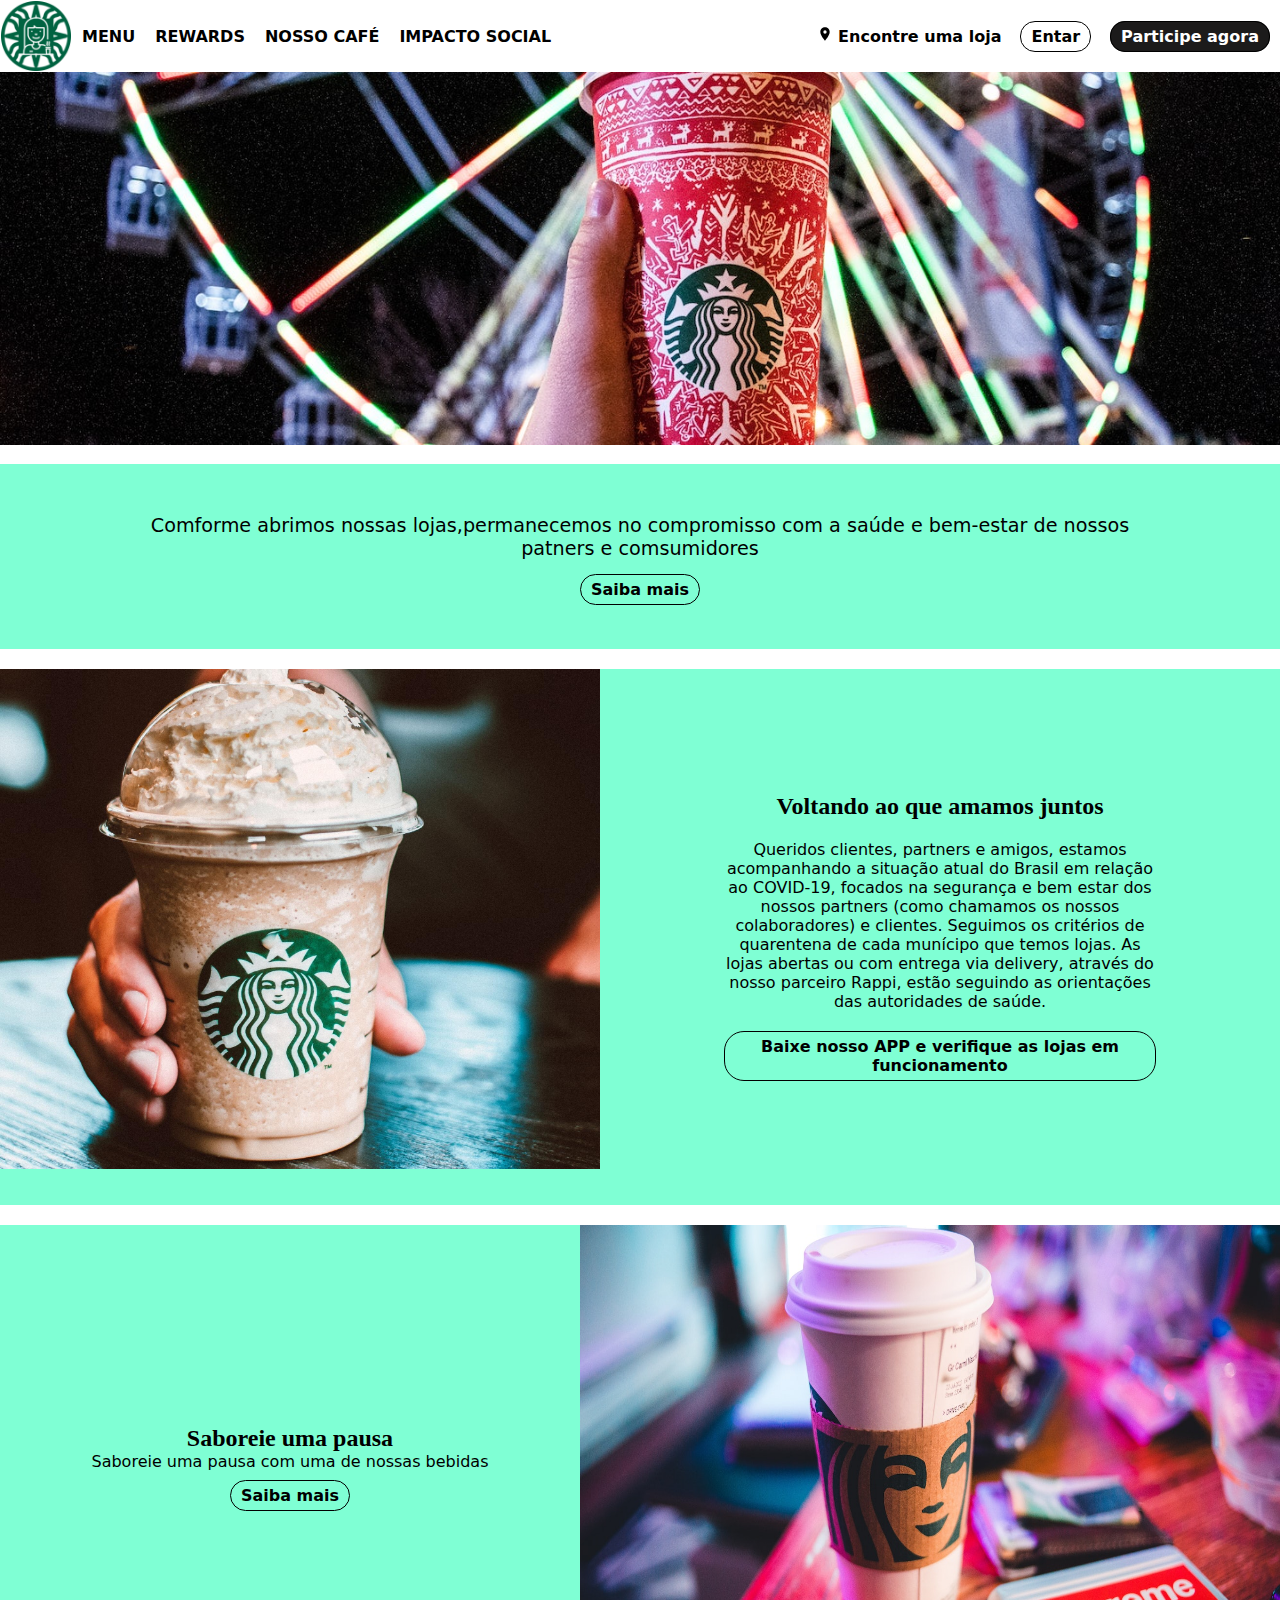
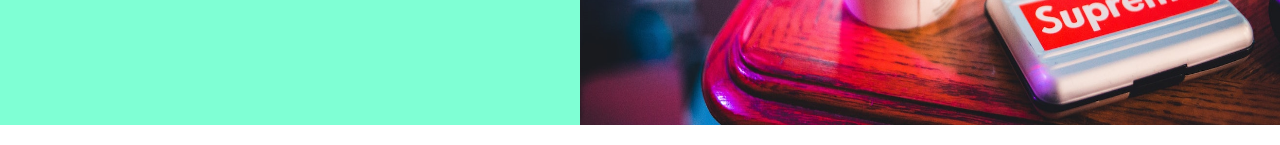
<file: index.html>
<!DOCTYPE html>
<html lang="en">

<head>
    <meta charset="UTF-8">
    <meta http-equiv="X-UA-Compatible" content="IE=edge">
    <meta name="viewport" content="width=device-width, initial-scale=1.0">
    <link rel="preconnect" href="https://fonts.googleapis.com">
    <link rel="preconnect" href="https://fonts.gstatic.com" crossorigin>
    <link href="https://fonts.googleapis.com/css2?family=Rampart+One&family=Roboto:ital,wght@1,500&display=swap"
        rel="stylesheet">
    <link rel="stylesheet" href="Stylec.Css">
    <link rel="stylesheet" href="index.html">
    <title>Document</title>
</head>

<body>
    <header>
        <div class="logo-menu">

            <img src="img/logo.png" alt="">
            <nav>
                <ul class="menu">
                    <li><a href="" class="ter"> MENU</a></li>
                    <li><a href="" class="ter"> REWARDS</a></li>
                    <li><a href="" class="ter"> NOSSO CAFÉ</a></li>
                    <li><a href="" class="ter"> IMPACTO SOCIAL</a></li>
                </ul>
            </nav>
        </div>
        <div class="botoes-menu">
            <a href="" class="botao-loja"><img src="img/baseline-location-on.svg" alt=""> Encontre uma loja</a>
            <a href="loginstar.html" class="botao-branco">Entar</a>
            <a href="" class="botao-preto">Participe agora</a>
        </div>
    </header>

    <main>
        <img src="img/capasite.jpg" alt="" class="img1">
        <div class="texto1">
            <p class="baixo">Comforme abrimos nossas lojas,permanecemos no compromisso com a saúde e bem-estar de
                nossos<br>patners e comsumidores</p>
            <a href="" class="saiba">Saiba mais</a>
        </div>

        <div class="img-texto">
            <img src="img/site1.jpg" alt="" class="img2">

            <div class="texto2">
                <h2 class="pera">Voltando ao que amamos juntos</h2>
                <p class="pera">Queridos clientes, partners e amigos, estamos acompanhando a situação atual do Brasil em
                    relação ao
                    COVID-19, focados na segurança e bem estar dos nossos partners (como chamamos os nossos
                    colaboradores) e
                    clientes. Seguimos os critérios de quarentena de cada munícipo que temos lojas. As lojas abertas ou
                    com
                    entrega via delivery, através do nosso parceiro Rappi, estão seguindo as orientações das autoridades
                    de
                    saúde.</p>

                <a href="" class="saiba"> Baixe nosso APP e verifique as lojas em funcionamento</a>
            </div>
        </div>

        <div class="img-texto2">

            <img src="img/site2.jpg" alt="" class="site2">

            <div class="testo">
                <h2>Saboreie uma pausa</h2>

                <p class="buton">Saboreie uma pausa com uma de nossas bebidas</p>

                <a href="" class="saiba">Saiba mais</a>
            </div>
        </div>

    </main>


</html>
</file>
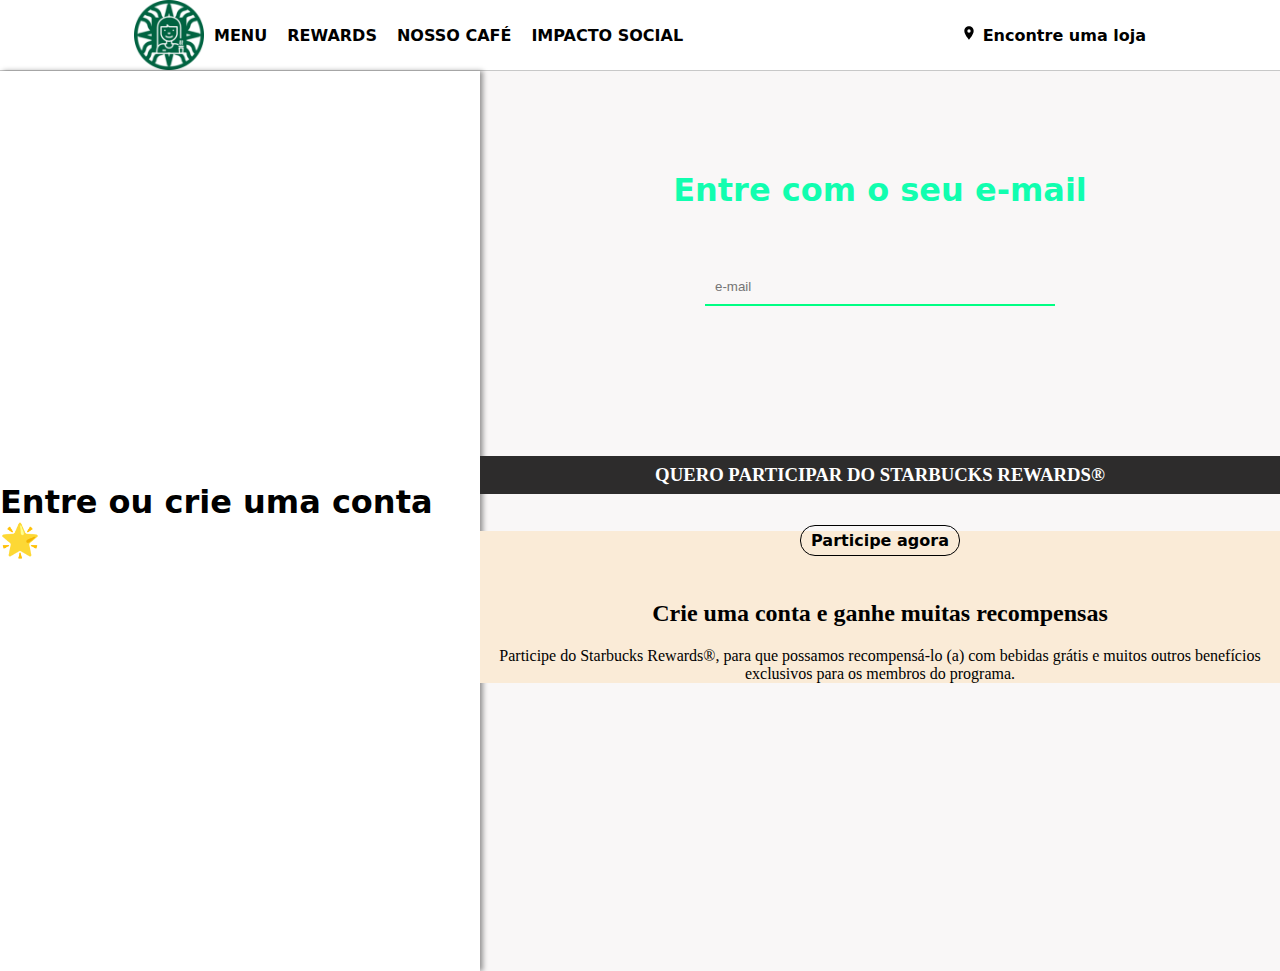
<file: loginstar.html>
<!DOCTYPE html>
<html lang="en">

<head>
    <meta charset="UTF-8">
    <meta http-equiv="X-UA-Compatible" content="IE=edge">
    <meta name="viewport" content="width=device-width, initial-scale=1.0">
    <link rel="stylesheet" href="index.html">
    <link rel="stylesheet" href="loginc.css">
    <title>Document</title>
</head>

<body>
    <header>
        <div class="logo-menu">

            <img src="img/logo.png" alt="">
            <nav>
                <ul class="menu">
                    <li><a href="index.html" class="ter"> MENU</a></li>
                    <li><a href="" class="ter"> REWARDS</a></li>
                    <li><a href="" class="ter"> NOSSO CAFÉ</a></li>
                    <li><a href="" class="ter"> IMPACTO SOCIAL</a></li>
                </ul>
            </nav>
        </div>
        <div class="botoes-menu">
            <a href="" class="botao-loja"><img src="img/baseline-location-on.svg" alt=""> Encontre uma loja</a>

        </div>
    </header>

    <main>

        <div class="login-crie">
            <h1>Entre ou crie uma conta 🌟</h1>
        </div>
        <div class="h111">
            <h1 class="h11">Entre com o seu e-mail</h1>

            <input type="text" placeholder="e-mail" class="log">

            <div class="branco">
                <h3 class="preto">QUERO PARTICIPAR DO STARBUCKS REWARDS®</h3>
            </div>

            <div class="agora">

                <a class="botao-branco merg">Participe agora</a>

                <h2 class="merg">Crie uma conta e ganhe muitas recompensas</h2>

                <p>Participe do Starbucks Rewards®, para que possamos recompensá-lo (a) com bebidas grátis e muitos
                    outros benefícios exclusivos para os membros do programa.</p>

            </div>
        </div>

        <div class="preto"></div>
    </main>
</body>

</html>
</file>
<file: Stylec.Css>
* {
    margin: 0;
    padding: 0;
    box-sizing: border-box;
}

.logo-menu {
    display: flex;
}



.logo-menu>img {
    height: 70px;
    margin: 1px;
}

.menu {
    display: flex;
    align-items: center;
    height: 100%;
}

.menu:hover {
    display: flex;
    align-items: center;
    height: 100%;
    color: aquamarine;
    transition: 500ms;
}

li {
    list-style-type: none;
    padding: 10px;
}

a {
    text-decoration: none;
    color: black;
    font-family: system-ui, -apple-system, BlinkMacSystemFont, 'Segoe UI', Roboto, Oxygen, Ubuntu, Cantarell, 'Open Sans', 'Helvetica Neue', sans-serif;
    font-weight: 600;
}

.ter:hover {
    text-decoration: none;
    color: black;
    font-family: system-ui, -apple-system, BlinkMacSystemFont, 'Segoe UI', Roboto, Oxygen, Ubuntu, Cantarell, 'Open Sans', 'Helvetica Neue', sans-serif;
    font-weight: 600;
    color: aquamarine;
    transition: 500ms;
}


header {
    display: flex;
    justify-content: space-between;
    align-items: center;
    box-shadow: 0 0 10px rgba(0, 0, 0, 0.452);
}

.botao-branco {
    border: 1px solid black;
    border-radius: 15px;
    padding: 5px 10px;
    margin-left: 15px;
    margin-right: 15px;
}

.botao-branco:hover {
    border: 1px solid black;
    border-radius: 15px;
    padding: 5px 10px;
    margin-left: 15px;
    margin-right: 15px;
    background-color: rgba(222, 221, 221, 0.678);
    transition: 500ms;
    box-shadow: 2 2 2px rgb(100, 97, 97);
    transform: scale(0.9);
    transition: 500ms;
}

.botao-preto {
    border: 1px solid rgb(0, 0, 0);
    border-radius: 15px;
    padding: 5px 10px;
    background-color: rgb(28, 27, 27);
    color: rgb(255, 255, 255);
    margin-right: 10px;
}

.botao-preto:hover {
    border: 1px solid rgb(0, 0, 0);
    border-radius: 15px;
    padding: 5px 10px;
    background-color: rgb(28, 27, 27);
    color: rgba(226, 222, 222, 0.825);
    margin-right: 10px;
    transition: 500ms;
    box-shadow: 2 2 2px rgb(100, 97, 97);
    transform: scale(0.9);
    transition: 500ms;
}

.img1 {
    width: 100%;
}

main {
    max-width: 1300px;
    margin: 0 auto;
}

.texto1 {
    background-color: aquamarine;
    text-align: center;
    padding: 50px;
    margin-top: 15px;
}

.saiba {
    border: 1px black solid;
    border-radius: 20px;
    padding: 5px 10px;
}

.saiba:hover {
    border: 1px black solid;
    border-radius: 20px;
    padding: 5px 10px;
    transform: scale(0.9);
    transition: 500ms;
}

.saiba:hover {
    border: 1px black solid;
    border-radius: 20px;
    padding: 5px 10px;
    transform: scale(0.9);
    transition: 500ms;
}

p {
    font-family: system-ui, -apple-system, BlinkMacSystemFont, 'Segoe UI', Roboto, Oxygen, Ubuntu, Cantarell, 'Open Sans', 'Helvetica Neue', sans-serif;
}

.baixo {
    margin-bottom: 20px;
    font-size: larger;
}

.texto1 {
    margin-bottom: 20px;
}

.img-texto {
    background-color: aquamarine;
}

.img2 {
    width: 600px;
    height: 500px;
    float: left;
}

.texto2 {
    display: flex;
    flex-direction: column;
    text-align: center;
    padding: 124px;
}

.pera {
    padding-bottom: 20px;
}

.site2 {
    width: 700px;
    height: 500px;
    float: right;
}

.testo {
    background-color: aquamarine;
    width: 700px;
    height: 500px;
    text-align: center;
    padding-top: 200px;
    margin-top: 20px;
    margin-bottom: 20px;
}

.buton {
    margin-bottom: 15px;
}

h1{
    color: snow;
}
</file>
<file: loginc.css>
*{
    margin: 0 auto;
    padding: 0;
    box-sizing: border-box; 
 }
.logo-menu {
    display: flex;
    
}


.logo-menu>img {
    height: 70px;
   padding: 0;
    position: left;
}

.menu {
    display: flex;
    align-items: center;
    height: 100%;
}

.menu:hover {
    display: flex;
    align-items: center;
    height: 100%;
    color: aquamarine;
    transition: 500ms;
}

li {
    list-style-type: none;
    padding: 10px;
}

a {
    text-decoration: none;
    color: black;
    font-family: system-ui, -apple-system, BlinkMacSystemFont, 'Segoe UI', Roboto, Oxygen, Ubuntu, Cantarell, 'Open Sans', 'Helvetica Neue', sans-serif;
    font-weight: 600;
}

.ter:hover {
    text-decoration: none;
    color: black;
    font-family: system-ui, -apple-system, BlinkMacSystemFont, 'Segoe UI', Roboto, Oxygen, Ubuntu, Cantarell, 'Open Sans', 'Helvetica Neue', sans-serif;
    font-weight: 600;
    color: aquamarine;
    transition: 500ms;
}


header {
    display: flex;
    justify-content: space-between;
    align-items: center;
    box-shadow: 0 10 10px rgba(0, 0, 0, 0.452);
    border-bottom: 1px rgba(0, 0, 0, 0.214) solid;
}

.botao-branco {
    border: 1px solid black;
    border-radius: 15px;
    padding: 5px 10px;
    margin-left: 15px;
    margin-right: 15px;
}

.botao-branco:hover {
    border: 1px solid black;
    border-radius: 15px;
    padding: 5px 10px;
    margin-left: 15px;
    margin-right: 15px;
    background-color: rgba(222, 221, 221, 0.678);
    transition: 500ms;
    box-shadow: 2 2 2px rgb(100, 97, 97);
    transform: scale(0.9);
    transition: 500ms;
}

.botao-preto {
    border: 1px solid rgb(0, 0, 0);
    border-radius: 15px;
    padding: 5px 10px;
    background-color: rgb(28, 27, 27);
    color: rgb(255, 255, 255);
    margin-right: 10px;
}

.botao-preto:hover {
    border: 1px solid rgb(0, 0, 0);
    border-radius: 15px;
    padding: 5px 10px;
    background-color: rgb(28, 27, 27);
    color: rgba(226, 222, 222, 0.825);
    margin-right: 10px;
    transition: 500ms;
    box-shadow: 2 2 2px rgb(100, 97, 97);
    transform: scale(0.9);
    transition: 500ms;
}

.login-crie{
 background-color: rgb(255, 255, 255);
 width: 2500px ;
 height: 900px;
 align-items: center;
 margin: 0;
 display: flex;
box-shadow: 3px 0 5px rgba(0, 0, 0, 0.399);
font-family: system-ui, -apple-system, BlinkMacSystemFont, 'Segoe UI', Roboto, Oxygen, Ubuntu, Cantarell, 'Open Sans', 'Helvetica Neue', sans-serif;
}

main{
    display: flex;
    background-color: rgba(236, 231, 231, 0.337);
    justify-content: space-between;
}

 .h11{
    margin: 0;
    padding-top: 20px;
    color: rgb(17, 254, 175);
    font-family: system-ui, -apple-system, BlinkMacSystemFont, 'Segoe UI', Roboto, Oxygen, Ubuntu, Cantarell, 'Open Sans', 'Helvetica Neue', sans-serif;
}

.h111{
    padding-top: 80px;
   text-align: center;
   
}

.log{
    border: none;
}

.log{
    border-bottom: 2px solid rgb(0, 255, 132);
    padding: 10px;
   width: 350px;
   background-color: rgba(236, 231, 231, 0);
   margin-top: 60px;
}

.preto{
    background-color: rgb(45, 44, 44);
    color: white;
    margin-top: 150px;
    padding-top: 8px;
    padding-bottom: 8px;
   margin-bottom: 20px;
    }

.branco{
   width: 800px;
height: 25px; 
background-color: black;
text-align: center;
background-position: left;
} 

.merg{
   margin-top: 50px;
   margin-bottom: 20px;
}

.agora{
    margin-top: 50px;

    background-color: antiquewhite;
}
</file>
